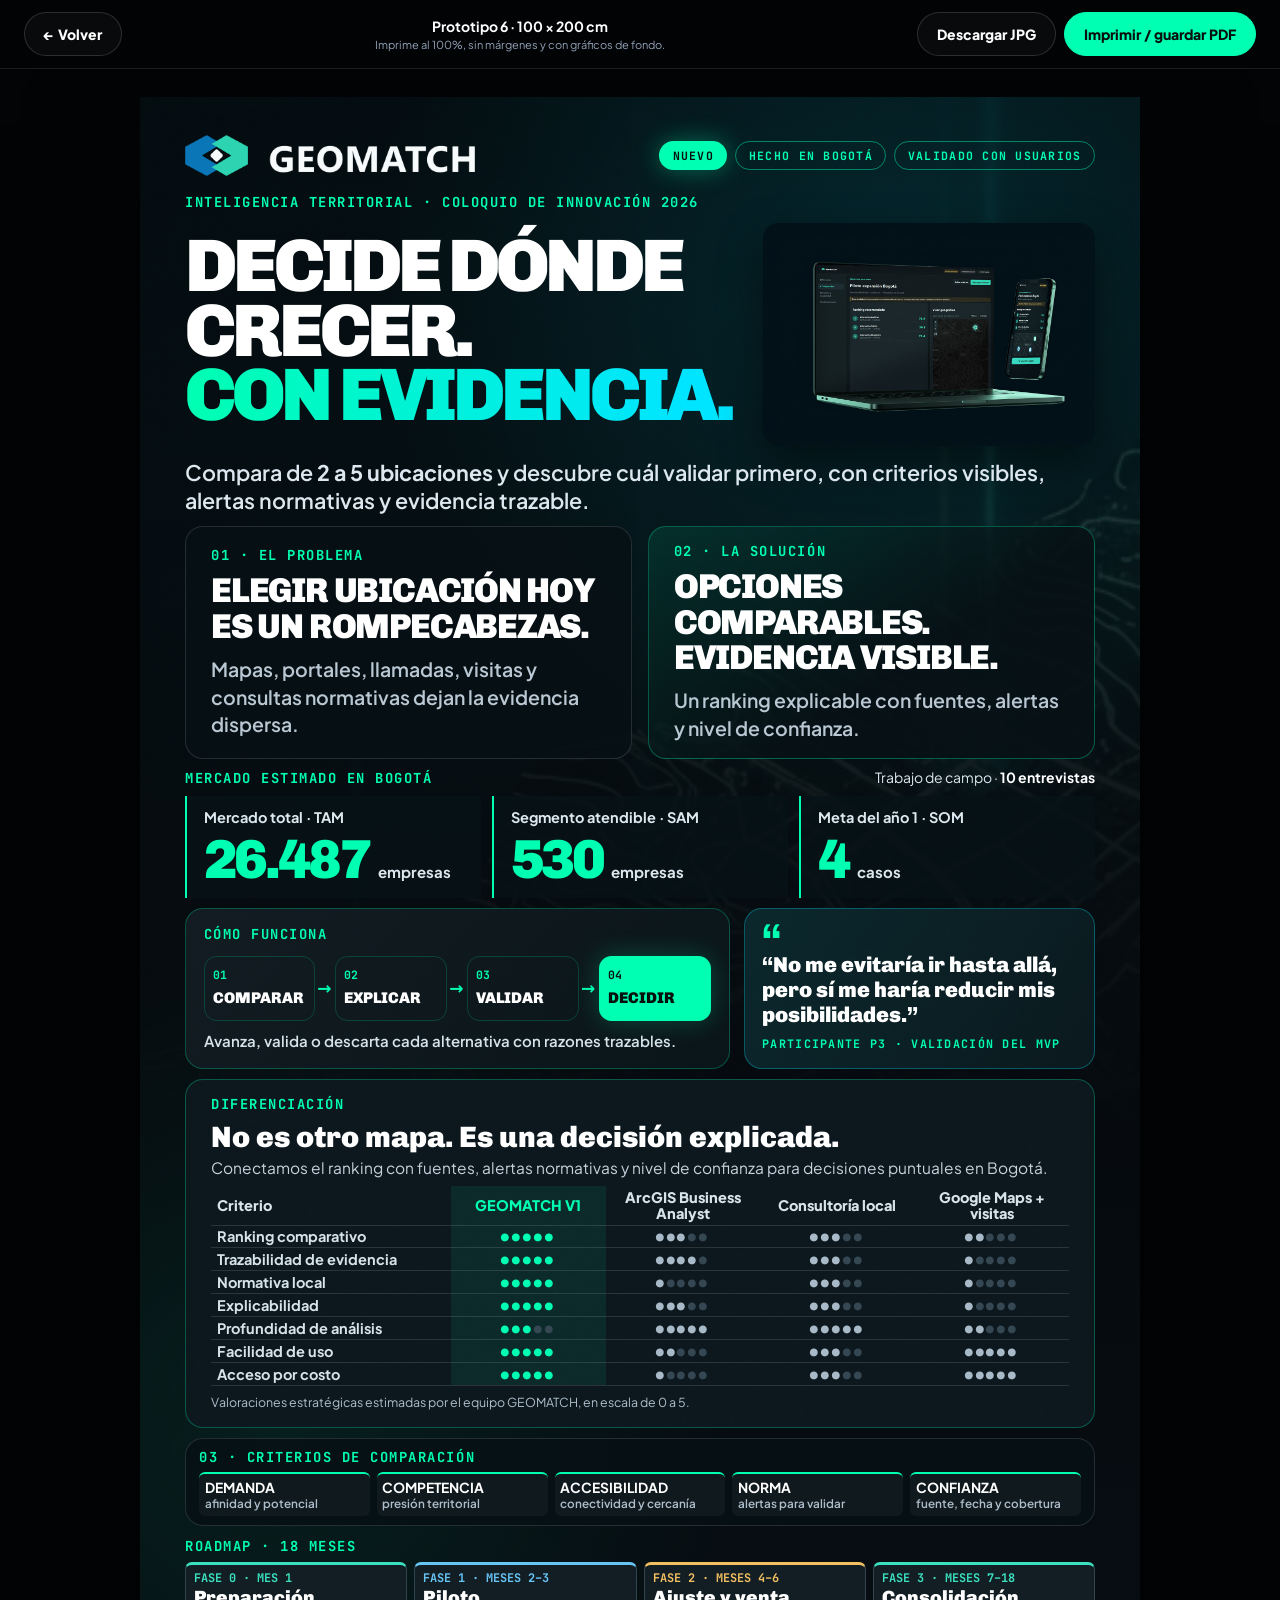
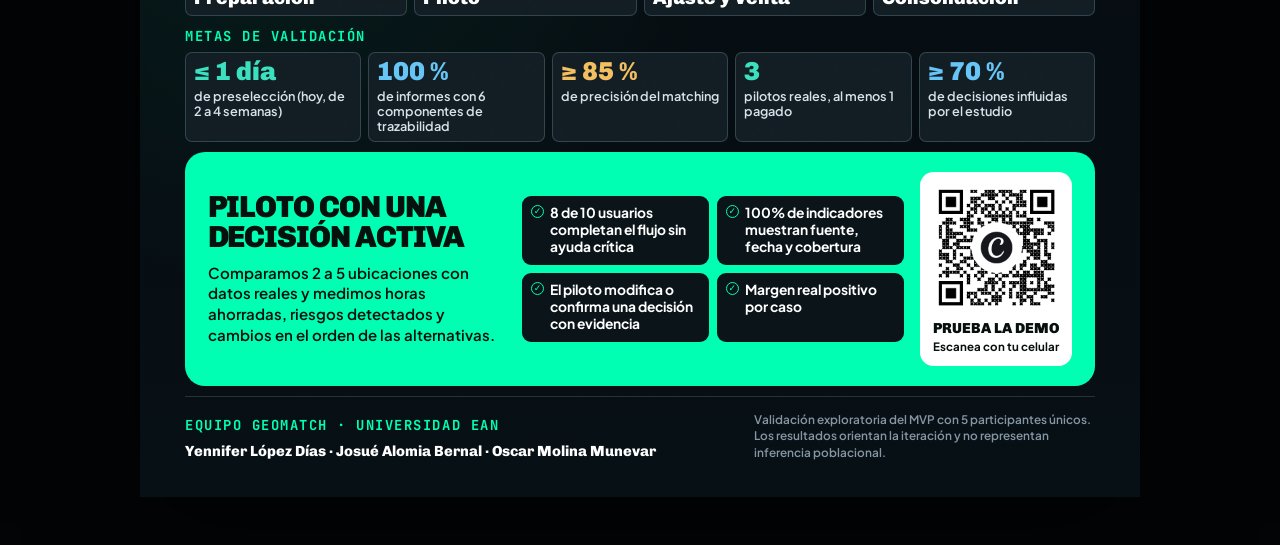
<file: impreso/index.html>
<!doctype html>
<html lang="es">
  <head>
    <meta charset="utf-8" />
    <meta name="viewport" content="width=device-width, initial-scale=1" />
    <meta name="theme-color" content="#020406" />
    <meta
      name="description"
      content="Póster GEOMATCH Prototipo 6, en formato vertical de 100 × 200 cm."
    />
    <link rel="icon" type="image/png" href="../geomatch_logo_negativo.png" />
    <link rel="preconnect" href="https://fonts.googleapis.com" />
    <link rel="preconnect" href="https://fonts.gstatic.com" crossorigin />
    <link
      href="https://fonts.googleapis.com/css2?family=Chivo:wght@400;700;900&family=JetBrains+Mono:wght@500;700&family=Plus+Jakarta+Sans:wght@500;600;700;800&display=swap"
      rel="stylesheet"
    />
    <link rel="stylesheet" href="poster-v6.css?v=4" />
    <title>GEOMATCH · Póster 100 × 200 cm · Prototipo 6</title>
  </head>
  <body>
    <nav class="toolbar no-print" aria-label="Controles de impresión">
      <a class="button button-ghost" href="../" aria-label="Volver al selector">← Volver</a>
      <div class="print-spec">
        <strong>Prototipo 6 · 100 × 200 cm</strong>
        <span>Imprime al 100%, sin márgenes y con gráficos de fondo.</span>
      </div>
      <div class="toolbar-actions">
        <a class="button button-ghost" href="geomatch-prototipo-6.jpg" download>Descargar JPG</a>
        <button class="button button-primary" id="print-button" type="button">Imprimir / guardar PDF</button>
      </div>
    </nav>

    <main class="preview-stage">
      <article class="poster" aria-label="Póster GEOMATCH para coloquio">
        <div class="map-bg" aria-hidden="true"></div>
        <div class="poster-inner">
          <header class="brand-row">
            <img class="brand-logo" src="../geomatch_logo_negativo.png" alt="GEOMATCH" />
            <div class="eyebrows" aria-label="Estado del proyecto">
              <span class="eyebrow eyebrow-solid">Nuevo</span>
              <span class="eyebrow">Hecho en Bogotá</span>
              <span class="eyebrow">Validado con usuarios</span>
            </div>
          </header>

          <section class="hero">
            <p class="overline">Inteligencia territorial · Coloquio de Innovación 2026</p>
            <div class="hero-heading">
              <h1>
                <span>Decide dónde</span>
                <span>crecer.</span>
                <span class="gradient-text">Con evidencia.</span>
              </h1>
              <img class="mockup" src="../mockup_real.jpg" alt="GEOMATCH en un computador portátil y un celular" />
            </div>
            <p class="hero-copy">
              Compara de <strong>2 a 5 ubicaciones</strong> y descubre cuál validar primero, con criterios visibles,
              alertas normativas y evidencia trazable.
            </p>
          </section>

          <section class="evidence-grid" aria-label="El problema y la solución">
            <div class="evidence-card">
              <p class="section-label">01 · El problema</p>
              <h2>Elegir ubicación hoy es un rompecabezas.</h2>
              <p>Mapas, portales, llamadas, visitas y consultas normativas dejan la evidencia dispersa.</p>
            </div>
            <div class="evidence-card accent-card">
              <p class="section-label">02 · La solución</p>
              <h2>Opciones comparables. Evidencia visible.</h2>
              <p>Un ranking explicable con fuentes, alertas y nivel de confianza.</p>
            </div>
          </section>

          <section class="market" aria-labelledby="market-title">
            <div class="market-header">
              <h2 id="market-title" class="section-label">Mercado estimado en Bogotá</h2>
              <p>Trabajo de campo · <strong>10 entrevistas</strong></p>
            </div>
            <dl class="metrics">
              <div class="metric">
                <dt>Mercado total · TAM</dt>
                <dd><strong>26.487</strong><span>empresas</span></dd>
              </div>
              <div class="metric">
                <dt>Segmento atendible · SAM</dt>
                <dd><strong>530</strong><span>empresas</span></dd>
              </div>
              <div class="metric">
                <dt>Meta del año 1 · SOM</dt>
                <dd><strong>4</strong><span>casos</span></dd>
              </div>
            </dl>
          </section>

          <div class="process-row">
            <section class="flow" aria-labelledby="flow-title">
              <h2 class="section-label" id="flow-title">Cómo funciona</h2>
              <ol>
                <li><b>01</b><span>Comparar</span></li>
                <li><b>02</b><span>Explicar</span></li>
                <li><b>03</b><span>Validar</span></li>
                <li class="active"><b>04</b><span>Decidir</span></li>
              </ol>
              <p class="flow-caption">Avanza, valida o descarta cada alternativa con razones trazables.</p>
            </section>
            <figure class="testimonial" aria-labelledby="testimonial-credit">
              <span class="testimonial-mark" aria-hidden="true">“</span>
              <blockquote>
                <p>“No me evitaría ir hasta allá, pero sí me haría reducir mis posibilidades.”</p>
              </blockquote>
              <figcaption class="section-label" id="testimonial-credit">Participante P3 · Validación del MVP</figcaption>
            </figure>
          </div>

          <section class="comparison" aria-labelledby="comparison-title">
            <p class="section-label">Diferenciación</p>
            <h2 id="comparison-title">No es otro mapa. Es una decisión explicada.</h2>
            <p class="comparison-intro">Conectamos el ranking con fuentes, alertas normativas y nivel de confianza para decisiones puntuales en Bogotá.</p>
            <table aria-labelledby="comparison-title" aria-describedby="comparison-note">
              <colgroup>
                <col class="comparison-criterion" />
                <col span="4" />
              </colgroup>
              <thead>
                <tr>
                  <th scope="col">Criterio</th>
                  <th scope="col">GEOMATCH V1</th>
                  <th scope="col">ArcGIS Business Analyst</th>
                  <th scope="col">Consultoría local</th>
                  <th scope="col">Google Maps + visitas</th>
                </tr>
              </thead>
              <tbody>
                <tr>
                  <th scope="row">Ranking comparativo</th>
                  <td><span class="score-label">5 de 5</span><span class="score" aria-hidden="true"><span>●●●●●</span></span></td>
                  <td><span class="score-label">3 de 5</span><span class="score" aria-hidden="true"><span>●●●</span>●●</span></td>
                  <td><span class="score-label">3 de 5</span><span class="score" aria-hidden="true"><span>●●●</span>●●</span></td>
                  <td><span class="score-label">2 de 5</span><span class="score" aria-hidden="true"><span>●●</span>●●●</span></td>
                </tr>
                <tr>
                  <th scope="row">Trazabilidad de evidencia</th>
                  <td><span class="score-label">5 de 5</span><span class="score" aria-hidden="true"><span>●●●●●</span></span></td>
                  <td><span class="score-label">4 de 5</span><span class="score" aria-hidden="true"><span>●●●●</span>●</span></td>
                  <td><span class="score-label">3 de 5</span><span class="score" aria-hidden="true"><span>●●●</span>●●</span></td>
                  <td><span class="score-label">1 de 5</span><span class="score" aria-hidden="true"><span>●</span>●●●●</span></td>
                </tr>
                <tr>
                  <th scope="row">Normativa local</th>
                  <td><span class="score-label">5 de 5</span><span class="score" aria-hidden="true"><span>●●●●●</span></span></td>
                  <td><span class="score-label">1 de 5</span><span class="score" aria-hidden="true"><span>●</span>●●●●</span></td>
                  <td><span class="score-label">3 de 5</span><span class="score" aria-hidden="true"><span>●●●</span>●●</span></td>
                  <td><span class="score-label">1 de 5</span><span class="score" aria-hidden="true"><span>●</span>●●●●</span></td>
                </tr>
                <tr>
                  <th scope="row">Explicabilidad</th>
                  <td><span class="score-label">5 de 5</span><span class="score" aria-hidden="true"><span>●●●●●</span></span></td>
                  <td><span class="score-label">3 de 5</span><span class="score" aria-hidden="true"><span>●●●</span>●●</span></td>
                  <td><span class="score-label">3 de 5</span><span class="score" aria-hidden="true"><span>●●●</span>●●</span></td>
                  <td><span class="score-label">1 de 5</span><span class="score" aria-hidden="true"><span>●</span>●●●●</span></td>
                </tr>
                <tr>
                  <th scope="row">Profundidad de análisis</th>
                  <td><span class="score-label">3 de 5</span><span class="score" aria-hidden="true"><span>●●●</span>●●</span></td>
                  <td><span class="score-label">5 de 5</span><span class="score" aria-hidden="true"><span>●●●●●</span></span></td>
                  <td><span class="score-label">5 de 5</span><span class="score" aria-hidden="true"><span>●●●●●</span></span></td>
                  <td><span class="score-label">2 de 5</span><span class="score" aria-hidden="true"><span>●●</span>●●●</span></td>
                </tr>
                <tr>
                  <th scope="row">Facilidad de uso</th>
                  <td><span class="score-label">5 de 5</span><span class="score" aria-hidden="true"><span>●●●●●</span></span></td>
                  <td><span class="score-label">2 de 5</span><span class="score" aria-hidden="true"><span>●●</span>●●●</span></td>
                  <td><span class="score-label">3 de 5</span><span class="score" aria-hidden="true"><span>●●●</span>●●</span></td>
                  <td><span class="score-label">5 de 5</span><span class="score" aria-hidden="true"><span>●●●●●</span></span></td>
                </tr>
                <tr>
                  <th scope="row">Acceso por costo</th>
                  <td><span class="score-label">5 de 5</span><span class="score" aria-hidden="true"><span>●●●●●</span></span></td>
                  <td><span class="score-label">1 de 5</span><span class="score" aria-hidden="true"><span>●</span>●●●●</span></td>
                  <td><span class="score-label">3 de 5</span><span class="score" aria-hidden="true"><span>●●●</span>●●</span></td>
                  <td><span class="score-label">5 de 5</span><span class="score" aria-hidden="true"><span>●●●●●</span></span></td>
                </tr>
              </tbody>
            </table>
            <p class="comparison-note" id="comparison-note">Valoraciones estratégicas estimadas por el equipo GEOMATCH, en escala de 0 a 5.</p>
          </section>

          <div class="planning">
            <section class="value-card" aria-labelledby="criteria-title">
              <h2 class="section-label" id="criteria-title">03 · Criterios de comparación</h2>
              <ul>
                <li><b>Demanda</b><span>afinidad y potencial</span></li>
                <li><b>Competencia</b><span>presión territorial</span></li>
                <li><b>Accesibilidad</b><span>conectividad y cercanía</span></li>
                <li><b>Norma</b><span>alertas para validar</span></li>
                <li><b>Confianza</b><span>fuente, fecha y cobertura</span></li>
              </ul>
            </section>

            <section class="roadmap" aria-labelledby="roadmap-title">
              <h2 class="section-label" id="roadmap-title">Roadmap · 18 meses</h2>
              <ol>
                <li><span>Fase 0 · Mes 1</span><strong>Preparación</strong></li>
                <li><span>Fase 1 · Meses 2–3</span><strong>Piloto</strong></li>
                <li><span>Fase 2 · Meses 4–6</span><strong>Ajuste y venta</strong></li>
                <li><span>Fase 3 · Meses 7–18</span><strong>Consolidación</strong></li>
              </ol>
            </section>

            <section class="targets" aria-labelledby="targets-title">
              <h2 class="section-label" id="targets-title">Metas de validación</h2>
              <ul>
                <li><strong>≤ 1 día</strong><span>de preselección (hoy, de 2 a 4 semanas)</span></li>
                <li><strong>100 %</strong><span>de informes con 6 componentes de trazabilidad</span></li>
                <li><strong>≥ 85 %</strong><span>de precisión del matching</span></li>
                <li><strong>3</strong><span>pilotos reales, al menos 1 pagado</span></li>
                <li><strong>≥ 70 %</strong><span>de decisiones influidas por el estudio</span></li>
              </ul>
            </section>
          </div>

          <section class="pilot" aria-labelledby="pilot-title">
            <div class="pilot-copy">
              <h2 id="pilot-title">Piloto con una decisión activa</h2>
              <p>Comparamos 2 a 5 ubicaciones con datos reales y medimos horas ahorradas, riesgos detectados y cambios en el orden de las alternativas.</p>
            </div>
            <ul class="pilot-criteria" aria-label="Criterios de éxito del piloto">
              <li><span class="pilot-check" aria-hidden="true">✓</span><span>8 de 10 usuarios completan el flujo sin ayuda crítica</span></li>
              <li><span class="pilot-check" aria-hidden="true">✓</span><span>100% de indicadores muestran fuente, fecha y cobertura</span></li>
              <li><span class="pilot-check" aria-hidden="true">✓</span><span>El piloto modifica o confirma una decisión con evidencia</span></li>
              <li><span class="pilot-check" aria-hidden="true">✓</span><span>Margen real positivo por caso</span></li>
            </ul>
            <figure class="qr-block">
              <img src="../qr_demo.png" alt="Código QR de la demo de GEOMATCH" />
              <figcaption><strong>Prueba la demo</strong><span>Escanea con tu celular</span></figcaption>
            </figure>
          </section>

          <footer class="poster-footer">
            <div>
              <p class="section-label">Equipo GEOMATCH · Universidad EAN</p>
              <p class="team">Yennifer López Días · Josué Alomia Bernal · Oscar Molina Munevar</p>
            </div>
            <p class="source-note">
              Validación exploratoria del MVP con 5 participantes únicos. Los resultados orientan la iteración y no representan inferencia poblacional.
            </p>
          </footer>
        </div>
      </article>
    </main>

    <script src="poster-v2.js"></script>
  </body>
</html>
</file>
<file: impreso/poster-v6.css>
:root {
  color-scheme: dark;
  font-family: "Plus Jakarta Sans", system-ui, sans-serif;
  background: #020406;
}

* {
  box-sizing: border-box;
}

html,
body {
  min-height: 100%;
  margin: 0;
  background: #020406;
}

body {
  color: #fff;
}

.toolbar {
  position: sticky;
  top: 0;
  z-index: 20;
  min-height: 68px;
  padding: 12px 24px;
  display: flex;
  align-items: center;
  justify-content: space-between;
  gap: 20px;
  background: rgb(2 4 6 / 88%);
  border-bottom: 1px solid rgb(255 255 255 / 10%);
  backdrop-filter: blur(18px);
}

.button {
  min-height: 44px;
  padding: 0 19px;
  border-radius: 999px;
  display: inline-flex;
  align-items: center;
  justify-content: center;
  border: 1px solid rgb(255 255 255 / 14%);
  font: 800 14px/1 "Plus Jakarta Sans", sans-serif;
  text-decoration: none;
  cursor: pointer;
}

.toolbar-actions {
  display: flex;
  flex-wrap: wrap;
  justify-content: flex-end;
  gap: 8px;
}

.button-ghost {
  color: #fff;
  background: rgb(255 255 255 / 3%);
}

.button-primary {
  border-color: #00ffb2;
  background: #00ffb2;
  color: #06100d;
}

.print-spec {
  display: flex;
  flex-direction: column;
  text-align: center;
}

.print-spec strong {
  font-size: 14px;
  color: #fff;
}

.print-spec span {
  margin-top: 3px;
  font-size: 11px;
  color: #94a3b8;
}

.preview-stage {
  padding: 28px 20px 48px;
  display: flex;
  justify-content: center;
  overflow: auto;
}

.poster {
  position: relative;
  width: min(1000px, calc(100vw - 40px));
  aspect-ratio: 1 / 2;
  overflow: hidden;
  container-type: inline-size;
  background: #071015;
  color: #fff;
  box-shadow: 0 28px 100px rgb(0 0 0 / 55%);
  isolation: isolate;
  -webkit-print-color-adjust: exact;
  print-color-adjust: exact;
}

.poster::before {
  content: "";
  position: absolute;
  inset: 0;
  z-index: -1;
  background:
    radial-gradient(circle at 76% 9%, rgb(0 229 255 / 11%), transparent 27%),
    radial-gradient(circle at 14% 66%, rgb(0 255 178 / 8%), transparent 30%),
    linear-gradient(180deg, rgb(4 11 15 / 12%), #060a0e 52%, #071015);
}

.poster::after {
  content: "";
  position: absolute;
  inset: 0;
  z-index: 5;
  pointer-events: none;
  opacity: 0.13;
  background-image: url("data:image/svg+xml,%3Csvg viewBox='0 0 180 180' xmlns='http://www.w3.org/2000/svg'%3E%3Cfilter id='n'%3E%3CfeTurbulence type='fractalNoise' baseFrequency='.95' numOctaves='2' stitchTiles='stitch'/%3E%3C/filter%3E%3Crect width='100%25' height='100%25' filter='url(%23n)' opacity='.18'/%3E%3C/svg%3E");
  mix-blend-mode: soft-light;
}

.map-bg {
  position: absolute;
  inset: 0;
  z-index: -2;
  background-image: linear-gradient(180deg, rgb(3 9 13 / 35%), rgb(3 9 13 / 90%)), url("../ean-logo.jpeg");
  background-size: cover;
  background-position: center;
  opacity: 0.45;
}

.poster-inner {
  height: 100%;
  padding: 3.8cqw 4.5cqw 3.6cqw;
  display: grid;
  grid-auto-rows: auto;
  align-content: space-between;
  gap: 0.9cqw;
}

.brand-row {
  display: flex;
  align-items: center;
  justify-content: space-between;
  gap: 2cqw;
}

.brand-logo {
  width: 29cqw;
  height: auto;
  display: block;
}

.eyebrows {
  display: flex;
  flex-wrap: wrap;
  justify-content: flex-end;
  gap: 0.8cqw;
  max-width: 52cqw;
}

.eyebrow,
.section-label,
.overline {
  font-family: "JetBrains Mono", monospace;
  font-weight: 700;
  letter-spacing: 0.11em;
  text-transform: uppercase;
}

.eyebrow {
  padding: 0.8cqw 1.25cqw;
  border: 0.12cqw solid rgb(0 255 178 / 46%);
  border-radius: 999px;
  color: #00ffb2;
  font-size: 1.15cqw;
  line-height: 1;
}

.eyebrow-solid {
  background: #00ffb2;
  color: #06100d;
  box-shadow: 0 0 2.4cqw rgb(0 255 178 / 35%);
}

.hero {
  padding-top: 0.8cqw;
}

.hero-heading {
  display: grid;
  grid-template-columns: 56cqw minmax(0, 1fr);
  gap: 1.8cqw;
  align-items: center;
  margin-top: 1.2cqw;
}

.overline,
.section-label {
  margin: 0;
  color: #00ffb2;
  font-size: 1.38cqw;
  line-height: 1.25;
}

.hero h1 {
  margin: 0;
  font-family: "Chivo", sans-serif;
  font-size: 7.45cqw;
  font-weight: 900;
  line-height: 0.87;
  letter-spacing: -0.055em;
  text-transform: uppercase;
}

.hero h1 span {
  display: block;
}

.gradient-text {
  padding-bottom: 0.75cqw;
  color: #00ffb2;
  background: linear-gradient(90deg, #00ffb2 0%, #00e5ff 88%);
  -webkit-background-clip: text;
  background-clip: text;
  -webkit-text-fill-color: transparent;
}

.hero-copy {
  max-width: 86cqw;
  margin: 1.25cqw 0 0;
  color: #dce7ef;
  font-size: 2.15cqw;
  font-weight: 600;
  line-height: 1.34;
}

.evidence-card h2,
.pilot h2 {
  margin: 0.95cqw 0 0;
  font-family: "Chivo", sans-serif;
  font-weight: 900;
  text-transform: uppercase;
  letter-spacing: -0.035em;
}

.mockup {
  width: 100%;
  height: auto;
  display: block;
  border-radius: 1.55cqw;
  box-shadow: 0 1.8cqw 4.5cqw rgb(0 0 0 / 48%);
}

.market-header {
  display: flex;
  align-items: baseline;
  justify-content: space-between;
  gap: 1.4cqw;
  margin-bottom: 0.9cqw;
}

.market-header p {
  margin: 0;
  color: #dce7ef;
  font-size: 1.4cqw;
  line-height: 1.25;
}

.market-header strong {
  color: #fff;
}

.metrics {
  display: grid;
  grid-template-columns: repeat(3, minmax(0, 1fr));
  gap: 1.15cqw;
  margin: 0;
}

.metric {
  min-height: 10cqw;
  padding: 1.35cqw 1.65cqw;
  display: flex;
  flex-direction: column;
  justify-content: center;
  border-left: 0.28cqw solid #00ffb2;
  background: rgb(7 18 23 / 80%);
}

.metric dt {
  color: #dce7ef;
  font-size: 1.45cqw;
  font-weight: 700;
  line-height: 1.2;
}

.metric dd {
  display: flex;
  align-items: baseline;
  gap: 0.8cqw;
  margin: 0.85cqw 0 0;
}

.metric strong {
  color: #00ffb2;
  font-family: "Chivo", sans-serif;
  font-size: 5.5cqw;
  font-weight: 900;
  line-height: 0.9;
  letter-spacing: -0.06em;
}

.metric span {
  color: #dce7ef;
  font-size: 1.5cqw;
  font-weight: 700;
  line-height: 1.28;
}

.process-row {
  display: grid;
  grid-template-columns: minmax(0, 1.55fr) minmax(0, 1fr);
  gap: 1.4cqw;
}

.flow,
.testimonial {
  margin: 0;
  padding: 1.6cqw 1.75cqw;
  border: 0.12cqw solid rgb(0 255 178 / 26%);
  border-radius: 1.8cqw;
  background: linear-gradient(135deg, #121c22, #0a151a);
}

.flow {
  display: flex;
  flex-direction: column;
  justify-content: center;
}

.flow ol {
  margin: 1.2cqw 0 0;
  padding: 0;
  display: grid;
  grid-template-columns: repeat(4, minmax(0, 1fr));
  gap: 2cqw;
  list-style: none;
}

.flow li {
  position: relative;
  min-height: 6.5cqw;
  padding: 0.75cqw 0.8cqw;
  display: flex;
  flex-direction: column;
  justify-content: center;
  border: 0.11cqw solid rgb(0 255 178 / 18%);
  border-radius: 1.25cqw;
}

.flow li:not(:last-child)::after {
  content: "→" / "";
  position: absolute;
  left: 100%;
  top: 50%;
  width: 2cqw;
  transform: translateY(-50%);
  color: #00ffb2;
  text-align: center;
  font: 700 1.7cqw/1 system-ui, sans-serif;
}

.flow li.active {
  background: #00ffb2;
  color: #06100d;
  box-shadow: 0 0 2.6cqw rgb(0 255 178 / 22%);
}

.flow b {
  color: #00ffb2;
  font: 700 1.15cqw/1 "JetBrains Mono", monospace;
}

.flow .active b {
  color: #06100d;
}

.flow span {
  margin-top: 0.75cqw;
  font-family: "Chivo", sans-serif;
  font-size: 1.55cqw;
  font-weight: 900;
  text-transform: uppercase;
}

.flow-caption {
  margin: 1cqw 0 0;
  color: #d6e3ea;
  font-size: 1.5cqw;
  font-weight: 600;
  line-height: 1.3;
}

.testimonial {
  display: flex;
  flex-direction: column;
  justify-content: center;
  border-color: rgb(0 229 255 / 30%);
  background: linear-gradient(125deg, #0b282d, #0b191e);
}

.testimonial-mark {
  color: #00ffb2;
  font: 900 3.7cqw/0.65 "Chivo", sans-serif;
}

.testimonial blockquote {
  margin: 0.4cqw 0 0.9cqw;
}

.testimonial blockquote p {
  margin: 0;
  font: 900 2.15cqw/1.16 "Chivo", sans-serif;
}

.testimonial figcaption {
  font-size: 1.17cqw;
}

.evidence-grid {
  display: grid;
  grid-template-columns: repeat(2, minmax(0, 1fr));
  gap: 1.55cqw;
}

.evidence-card,
.value-card {
  padding: 1.55cqw 2.5cqw;
  display: flex;
  flex-direction: column;
  justify-content: center;
  border: 0.12cqw solid rgb(255 255 255 / 12%);
  border-radius: 1.8cqw;
  background: rgb(7 17 22 / 90%);
}

.accent-card {
  border-color: rgb(0 255 178 / 30%);
  background: linear-gradient(145deg, rgb(0 255 178 / 10%), rgb(7 17 22 / 92%) 58%);
}

.evidence-card h2 {
  font-size: 3.45cqw;
  line-height: 1.02;
}

.evidence-card > p:not(.section-label) {
  margin: 1.25cqw 0 0;
  color: #bac8d4;
  font-size: 1.95cqw;
  font-weight: 600;
  line-height: 1.4;
}

.comparison {
  padding: 1.65cqw 2.5cqw;
  border: 0.12cqw solid rgb(0 255 178 / 28%);
  border-radius: 1.8cqw;
  background: #0d181e;
}

.comparison h2 {
  margin: 0.75cqw 0 0;
  font: 900 2.95cqw/1.06 "Chivo", sans-serif;
}

.comparison-intro {
  margin: 0.55cqw 0 0.95cqw;
  color: #c5d2dc;
  font-size: 1.55cqw;
  line-height: 1.25;
}

.comparison table {
  width: 100%;
  border-collapse: collapse;
  table-layout: fixed;
  font-size: 1.45cqw;
  line-height: 1.14;
}

.comparison-criterion {
  width: 28%;
}

.comparison th,
.comparison td {
  padding: 0.26cqw 0.62cqw;
  border-bottom: 0.1cqw solid rgb(255 255 255 / 12%);
  text-align: center;
}

.comparison th:first-child {
  text-align: left;
}

.comparison thead th {
  color: #d6e3ea;
  font-weight: 800;
}

.comparison tbody th {
  color: #d6e3ea;
  font-weight: 700;
}

.comparison tr > :nth-child(2) {
  background: rgb(0 255 178 / 8%);
  color: #00ffb2;
}

.score {
  color: #344752;
  font: 700 1.27cqw/1 "JetBrains Mono", monospace;
  letter-spacing: 0.28cqw;
  white-space: nowrap;
}

.score > span {
  color: #a8bac8;
}

.comparison td:nth-child(2) .score > span {
  color: #00ffb2;
}

.score-label {
  position: absolute;
  width: 1px;
  height: 1px;
  padding: 0;
  overflow: hidden;
  clip-path: inset(50%);
  white-space: nowrap;
}

.comparison-note {
  margin: 0.95cqw 0 0;
  color: #aebfcb;
  font-size: 1.24cqw;
  line-height: 1.25;
}

.planning {
  display: grid;
  gap: 1.2cqw;
}

.planning .value-card {
  padding: 0.95cqw 1.3cqw;
}

.value-card ul,
.roadmap ol,
.targets ul {
  margin: 0.6cqw 0 0;
  padding: 0;
  display: grid;
  grid-template-columns: repeat(5, minmax(0, 1fr));
  gap: 0.7cqw;
  list-style: none;
}

.value-card li {
  padding: 0.45cqw 0.55cqw;
  border-radius: 0.6cqw;
  background: rgb(255 255 255 / 4%);
  border-top: 0.22cqw solid #00ffb2;
}

.value-card b,
.value-card span {
  display: block;
}

.value-card b {
  color: #fff;
  font-size: 1.38cqw;
  text-transform: uppercase;
}

.value-card span {
  margin-top: 0.16cqw;
  color: #aebdca;
  font-size: 1.17cqw;
  font-weight: 600;
  line-height: 1.22;
}

.roadmap ol {
  grid-template-columns: repeat(4, minmax(0, 1fr));
}

.roadmap li,
.targets li {
  --card-accent: #3be0bf;
  padding: 0.65cqw 0.8cqw;
  border: 0.1cqw solid rgb(148 185 203 / 25%);
  border-radius: 0.7cqw;
  background: #121e24;
}

.roadmap li {
  border-top: 0.32cqw solid var(--card-accent);
}

.roadmap li:nth-child(2),
.targets li:nth-child(2),
.targets li:nth-child(5) {
  --card-accent: #67c5f6;
}

.roadmap li:nth-child(3),
.targets li:nth-child(3) {
  --card-accent: #f2bf61;
}

.roadmap span,
.roadmap strong,
.targets span,
.targets strong {
  display: block;
}

.roadmap span {
  color: var(--card-accent);
  font: 700 1.19cqw/1.2 "JetBrains Mono", monospace;
  text-transform: uppercase;
}

.roadmap strong {
  margin-top: 0.28cqw;
  font: 900 1.92cqw/1.08 "Chivo", sans-serif;
}

.targets strong {
  color: var(--card-accent);
  font: 900 2.6cqw/1 "Chivo", sans-serif;
}

.targets span {
  margin-top: 0.34cqw;
  color: #d6e3ea;
  font-size: 1.27cqw;
  font-weight: 600;
  line-height: 1.2;
}

.pilot {
  padding: 2cqw 2.25cqw;
  display: grid;
  grid-template-columns: minmax(0, 1fr) minmax(0, 1.28fr) 15.2cqw;
  gap: 1.65cqw;
  align-items: center;
  border-radius: 2cqw;
  background: #00ffb2;
  color: #06100d;
}

.pilot h2 {
  margin: 0;
  font-size: 3.05cqw;
  line-height: 0.98;
}

.pilot-copy > p {
  margin: 1.1cqw 0 0;
  font-size: 1.5cqw;
  font-weight: 600;
  line-height: 1.38;
}

.pilot-criteria {
  margin: 0;
  padding: 0;
  display: grid;
  grid-template-columns: repeat(2, minmax(0, 1fr));
  gap: 0.8cqw;
  list-style: none;
}

.pilot-criteria li {
  display: grid;
  grid-template-columns: 1.35cqw minmax(0, 1fr);
  align-items: start;
  gap: 0.55cqw;
  padding: 0.9cqw 0.85cqw;
  border-radius: 0.9cqw;
  background: #0a1419;
  color: #fff;
  font-size: 1.38cqw;
  font-weight: 700;
  line-height: 1.23;
}

.pilot-check {
  display: grid;
  place-items: center;
  width: 1.35cqw;
  aspect-ratio: 1;
  border: 0.13cqw solid currentColor;
  border-radius: 50%;
  color: #00ffb2;
  font: 800 0.9cqw/1 system-ui, sans-serif;
}

.qr-block {
  margin: 0;
  padding: 1.15cqw;
  border-radius: 1.35cqw;
  background: #fff;
  color: #06100d;
}

.qr-block img {
  width: 100%;
  aspect-ratio: 1;
  display: block;
}

.qr-block figcaption {
  margin-top: 0.65cqw;
  text-align: center;
}

.qr-block strong,
.qr-block span {
  display: block;
}

.qr-block strong {
  font-family: "Chivo", sans-serif;
  font-size: 1.45cqw;
  font-weight: 900;
  text-transform: uppercase;
}

.qr-block span {
  margin-top: 0.25cqw;
  font-size: 1.15cqw;
  font-weight: 700;
}

.poster-footer {
  padding-top: 1.55cqw;
  display: grid;
  grid-template-columns: 1.6fr 1fr;
  gap: 2.4cqw;
  align-items: end;
  border-top: 0.12cqw solid rgb(255 255 255 / 14%);
}

.team {
  margin: 0.8cqw 0 0;
  font-family: "Chivo", sans-serif;
  font-size: 1.47cqw;
  font-weight: 800;
  line-height: 1.28;
}

.source-note {
  margin: 0;
  color: #8495a3;
  font-size: 1.18cqw;
  font-weight: 600;
  line-height: 1.38;
}

@media (max-width: 700px) {
  .toolbar {
    padding: 10px 12px;
    flex-wrap: wrap;
    gap: 8px;
  }

  .print-spec {
    order: 3;
    width: 100%;
  }

  .button {
    min-height: 40px;
    padding: 0 14px;
    font-size: 12px;
  }

  .preview-stage {
    padding: 18px 8px 32px;
  }

  .poster {
    width: calc(100vw - 16px);
  }
}

@media (max-width: 380px) {
  .toolbar-actions {
    gap: 5px;
  }

  .button {
    padding-inline: 9px;
  }
}

@page {
  size: 1000mm 2000mm;
  margin: 0;
}

@media print {
  html,
  body {
    width: 1000mm;
    height: 2000mm;
    margin: 0;
    background: #071015;
  }

  .no-print {
    display: none !important;
  }

  .preview-stage {
    width: 1000mm;
    height: 2000mm;
    padding: 0;
    display: block;
    overflow: hidden;
  }

  .poster {
    width: 1000mm;
    height: 2000mm;
    max-width: none;
    box-shadow: none;
  }
}
</file>
